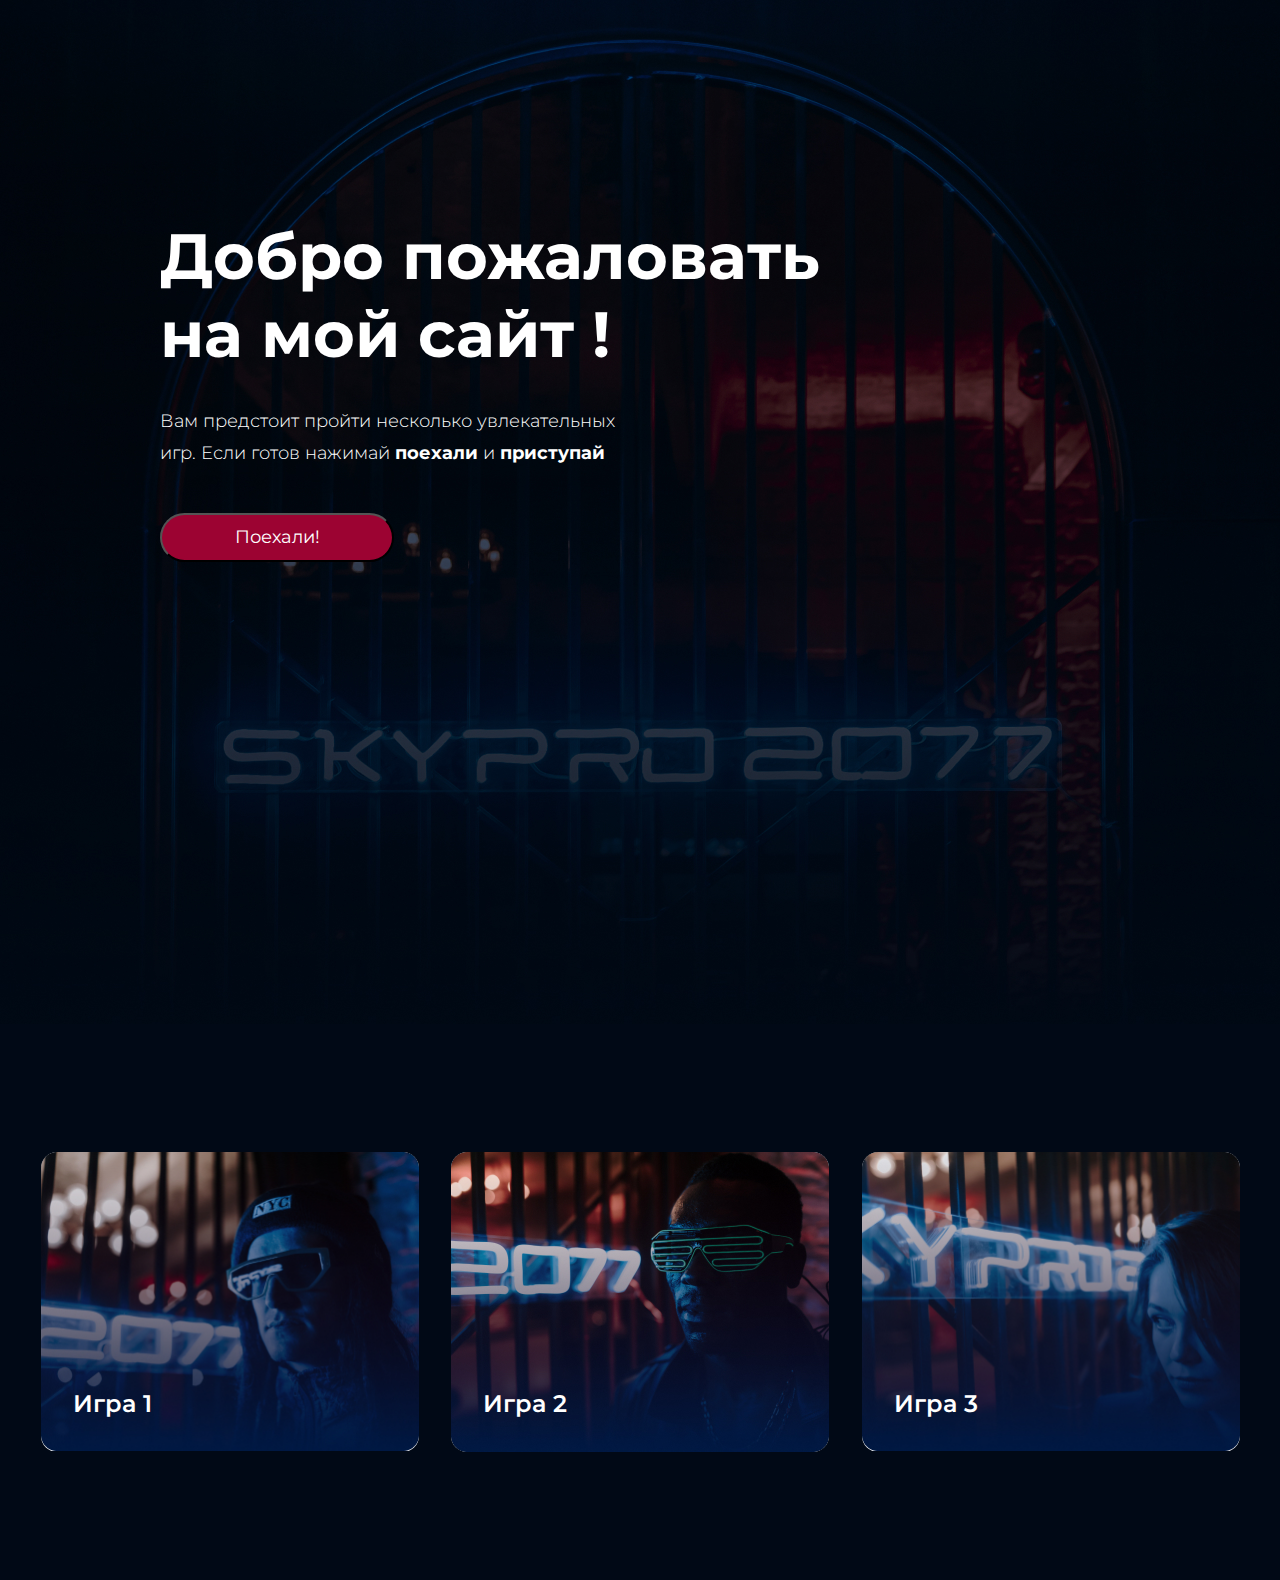
<file: index.html>
<!DOCTYPE html>
<html lang="ru">

<head>
    <meta charset="UTF-8">
    <meta http-equiv="X-UA-Compatible" content="IE=edge">
    <meta name="viewport" content="width=device-width, initial-scale=1.0">
    <link rel="preconnect" href="https://fonts.googleapis.com">
    <link rel="preconnect" href="https://fonts.gstatic.com" crossorigin>
    <link href="https://fonts.googleapis.com/css2?family=Montserrat:wght@300;400;600;700&display=swap" rel="stylesheet">
    <title>Homework1</title>
    <link rel="stylesheet" href="style.css">
</head>

<body>
    <header class="top center">
        <h1 class="top__heading">Добро пожаловать <br> на мой сайт !</h1>
        <p class="top__text">Вам предстоит пройти несколько увлекательных <br> игр. Если готов нажимай <span
                class="span-text center">поехали</span> и <span class="span-text center">приступай</span></p>
        <form action="#">
            <div class="position-button"><button class="top__button">Поехали!</button></div>
        </form>

    </header>
    <section class="section-games center">
        <div class="position-games">
            <ul class="game">
                <li class="game__one game-box"><a class="link" href="#">Игра 1</a></li>
                <li class="game__two game-box"><a class="link" href="#">Игра 2</a></li>
                <li class="game__three game-box"><a class="link" href="#">Игра 3</a></li>
            </ul>
        </div>

    </section>

    <script src="scripts.js"></script>
</body>

</html>
</file>
<file: style.css>
* {
    margin: 0;
    padding: 0;
}

* {
    font-family: 'Montserrat', sans-serif;
}

a {
    text-decoration: none;
}

.center {
    padding-left: calc(50% - 600px);
    padding-right: calc(50% - 600px);
}
.top {
    height: 1024px;
    background: linear-gradient(180deg, rgba(0, 0, 0, 0) -7.35%, #000915 100%), url(0001.jpg);
    background-image: url(img/Rectangle1.jpg);
    background-repeat: no-repeat;
    background-position: center;
    background-size: cover;
}
.top__heading {
        font-style: normal;
        font-weight: 700;
        font-size: 64px;
        line-height: 78px;
        display: flex;
        align-items: center;
        padding-top: 217.1px;
        padding-left: 120.22px;
        padding-bottom: 32px;

        color: #FFFFFF;
    }

.top__text {
    font-style: normal;
    font-weight: 300;
    font-size: 18px;
    line-height: 32px;
    align-items: center;
    padding-left: 120.22px;
    padding-bottom: 44px;

    color: #FFFFFF; 

}

.span-text {
    
    font-weight: 700;

}

.position-button {
    padding-left: 120px;
}



.top__button {
    box-sizing: border-box;
    width: 234.06px;
    height: 48.6px;
    background: #9C0332;
    border-radius: 30px;

    font-style: normal;
    font-weight: 400;
    font-size: 18px;
    line-height: 22px;
    

    color: #FFFFFF;
}






.section-games {
    height: 556px;
    background-color:#000915;
    background-image: url(img/Rectangle5.jpg);
    background-repeat: no-repeat;
    background-position: center;
    background-size: cover;
}


.game {
    display: flex;
    flex-direction: row;
    flex-wrap: wrap;
    align-content: space-around;
    justify-content: space-evenly;
    align-items: center;
    gap: 32px;
    box-sizing: border-box;
}

.position-games {
    padding-top: 128px;
    padding-bottom: 128px;
    box-sizing: border-box;
}



.game__one {
    background: linear-gradient(180deg, rgba(39, 1, 15, 0) 0%, #001944 100%);
    background-image: url(img/Rectangle6.jpg)
}

.game__two {
    background: linear-gradient(180deg, rgba(39, 1, 15, 0) 0%, #001944 100%);
    background-image: url(img/Rectangle7.jpg)
}

.game__three {
    background: linear-gradient(180deg, rgba(39, 1, 15, 0) 0%, #001944 100%);
    background-image: url(img/Rectangle8.jpg)

}

.game-box {
    background-repeat: no-repeat;
    background-size: contain;
    border-radius: 16px;
    width: 378px;
    height: 300px;
    display: flex;
    align-items: flex-end;
    padding-left: 32px;
    padding-bottom: 32px;
    box-sizing: border-box;
}

.link {
    font-style: normal;
    font-weight: 600;
    font-size: 24px;
    line-height: 32px;
    color: #FFFFFF;

    display: flex;
    flex-direction: row;
    flex-wrap: wrap;
    align-items: center;
    justify-content: flex-start;
    align-content: center;
    gap: 32px;
}

.link::placeholder {
    text-decoration: underline;
}
</file>
